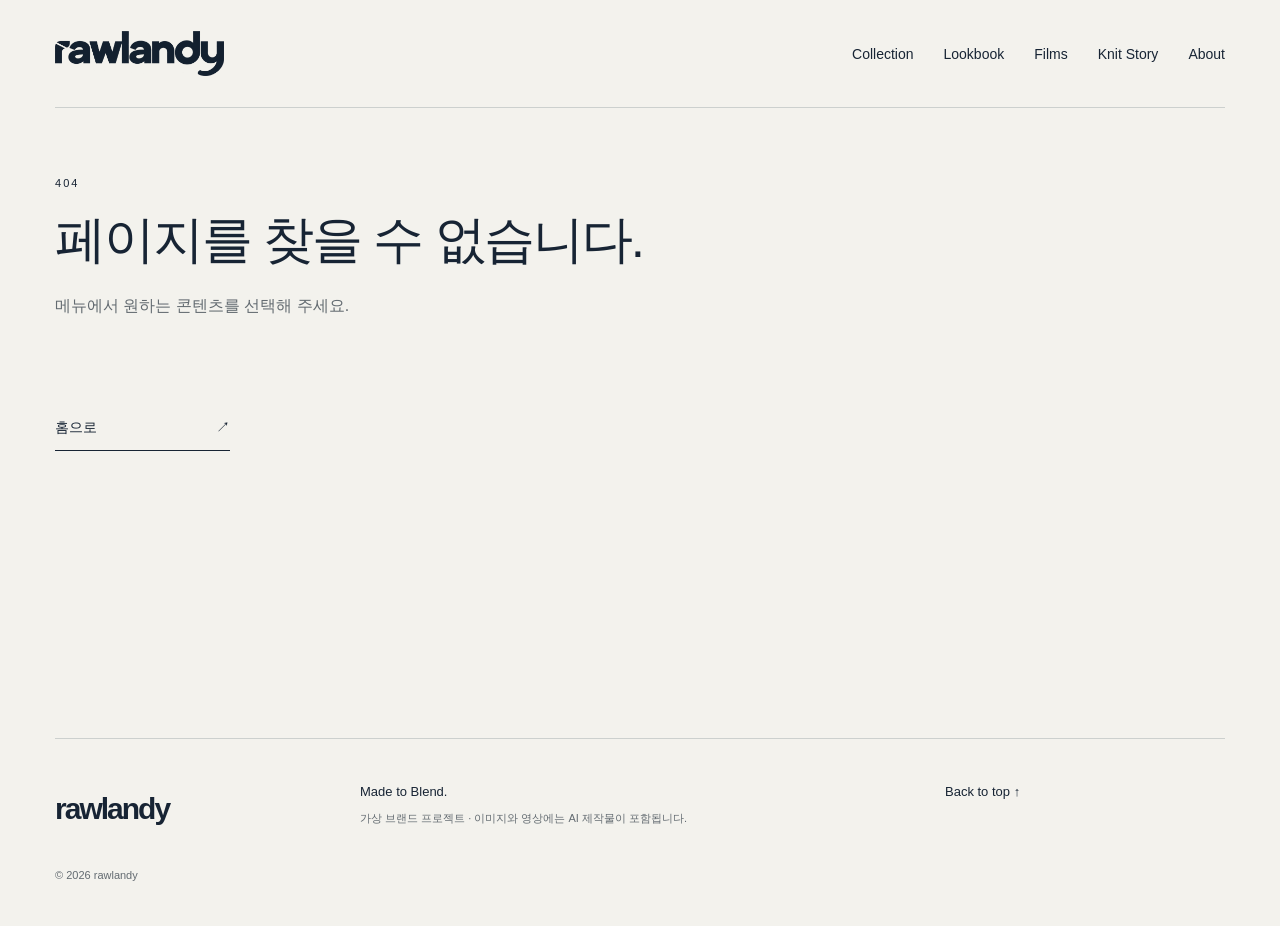
<file: index.html>
<!doctype html>
<html lang="ko"><head><meta charset="utf-8"><meta name="viewport" content="width=device-width,initial-scale=1"><meta name="theme-color" content="#f3f2ed"><meta name="description" content="rawlandy. 여유 있는 실루엣과 차분한 색, 일상에 자연스럽게 어우러지는 조합. Made to Blend."><title>rawlandy — Made to Blend.</title>
<!-- Google tag (gtag.js) -->
<script async src="https://www.googletagmanager.com/gtag/js?id=G-XVE6FSZRBR"></script>
<script>
  window.dataLayer = window.dataLayer || [];
  function gtag(){dataLayer.push(arguments);}
  gtag('js', new Date());
  gtag('config', 'G-XVE6FSZRBR');
</script>
<link rel="stylesheet" href="/style.css"></head><body>
<a class="skip" href="#main">본문으로</a><header><a class="brand" href="/" aria-label="rawlandy 홈"><img src="/assets/logo.png" alt="rawlandy"></a><button class="menu" aria-expanded="false" aria-controls="nav">Menu <span>＋</span></button><nav id="nav" aria-label="주요 메뉴"><a href="/collection">Collection</a><a href="/lookbook">Lookbook</a><a href="/films">Films</a><a href="/stories/washable-knit">Knit Story</a><a href="/about">About</a></nav></header>
<main id="main"></main><footer><a class="footer-logo" href="/">rawlandy</a><div>Made to Blend.<br><small>가상 브랜드 프로젝트 · 이미지와 영상에는 AI 제작물이 포함됩니다.</small></div><a href="#top" onclick="window.scrollTo({top:0,behavior:'smooth'});return false">Back to top ↑</a><small>© 2026 rawlandy</small></footer>
<dialog id="viewer"><button class="close" aria-label="닫기">Close ×</button><button class="prev" aria-label="이전 이미지">←</button><img alt=""><button class="next" aria-label="다음 이미지">→</button><span class="count"></span></dialog><script src="/app.js"></script></body></html>
</file>
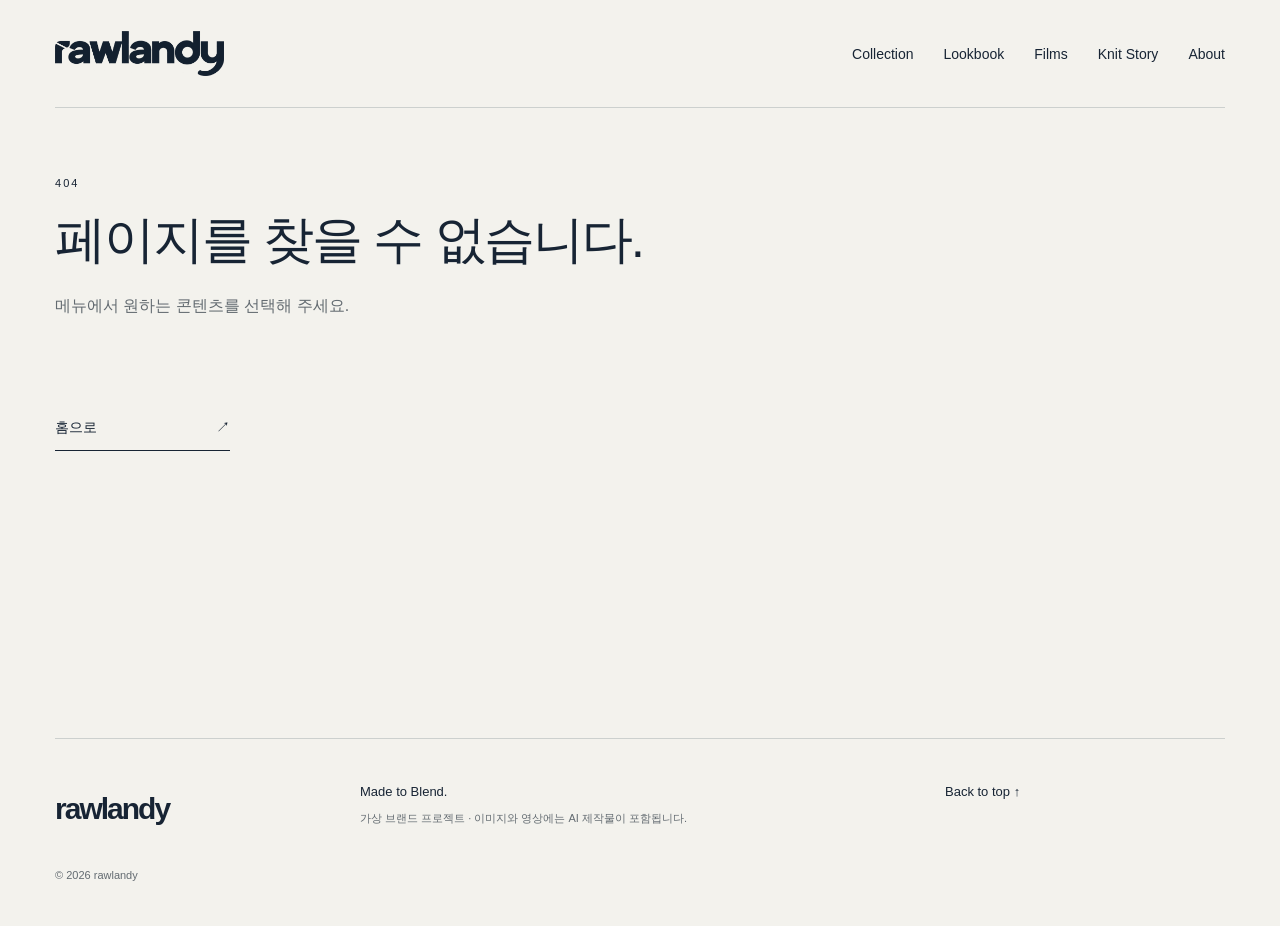
<file: about/index.html>
<!doctype html>
<html lang="ko"><head><meta charset="utf-8"><meta name="viewport" content="width=device-width,initial-scale=1"><meta name="theme-color" content="#f3f2ed"><meta name="description" content="rawlandy. 여유 있는 실루엣과 차분한 색, 일상에 자연스럽게 어우러지는 조합. Made to Blend."><title>rawlandy — Made to Blend.</title><link rel="stylesheet" href="/style.css"></head><body>
<a class="skip" href="#main">본문으로</a><header><a class="brand" href="/" aria-label="rawlandy 홈"><img src="/assets/logo.png" alt="rawlandy"></a><button class="menu" aria-expanded="false" aria-controls="nav">Menu <span>＋</span></button><nav id="nav" aria-label="주요 메뉴"><a href="/collection">Collection</a><a href="/lookbook">Lookbook</a><a href="/films">Films</a><a href="/stories/washable-knit">Knit Story</a><a href="/about">About</a></nav></header>
<main id="main"></main><footer><a class="footer-logo" href="/">rawlandy</a><div>Made to Blend.<br><small>가상 브랜드 프로젝트 · 이미지와 영상에는 AI 제작물이 포함됩니다.</small></div><a href="#top" onclick="window.scrollTo({top:0,behavior:'smooth'});return false">Back to top ↑</a><small>© 2026 rawlandy</small></footer>
<dialog id="viewer"><button class="close" aria-label="닫기">Close ×</button><button class="prev" aria-label="이전 이미지">←</button><img alt=""><button class="next" aria-label="다음 이미지">→</button><span class="count"></span></dialog><script src="/app.js"></script></body></html>
</file>
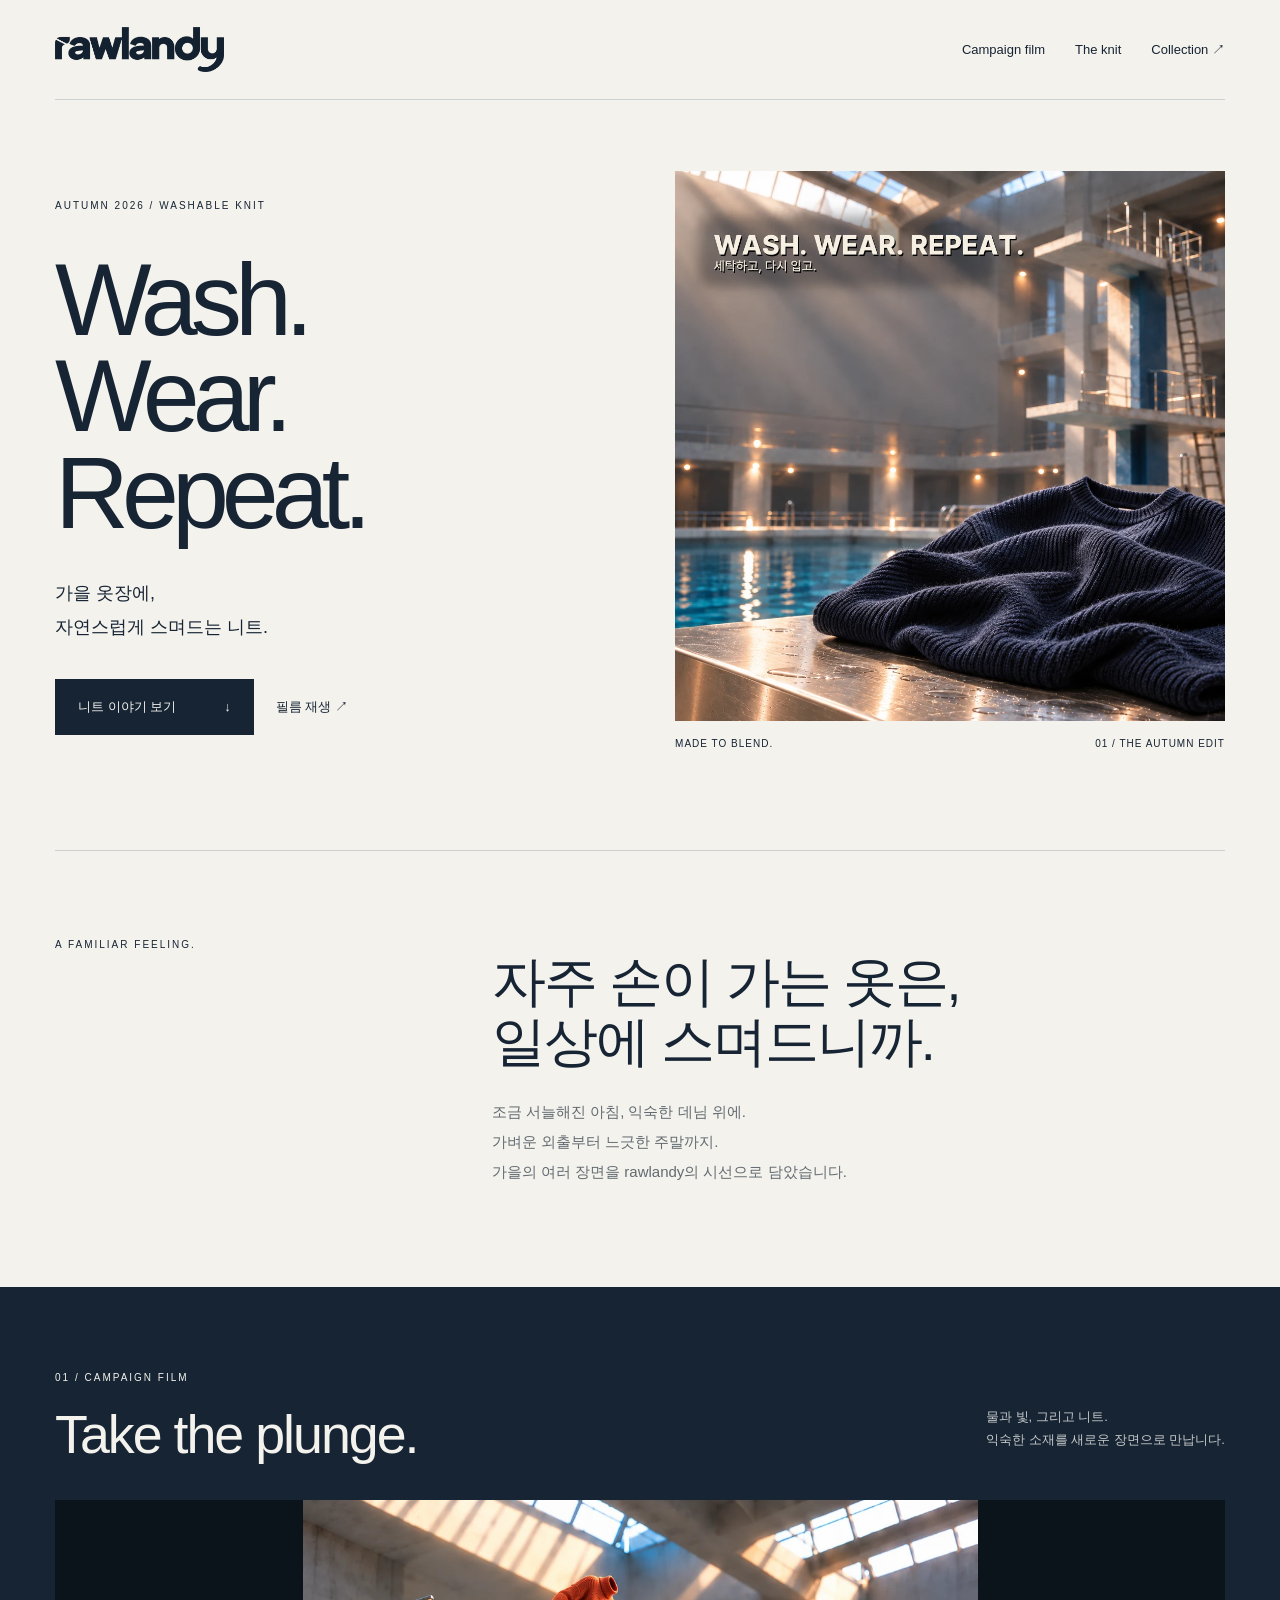
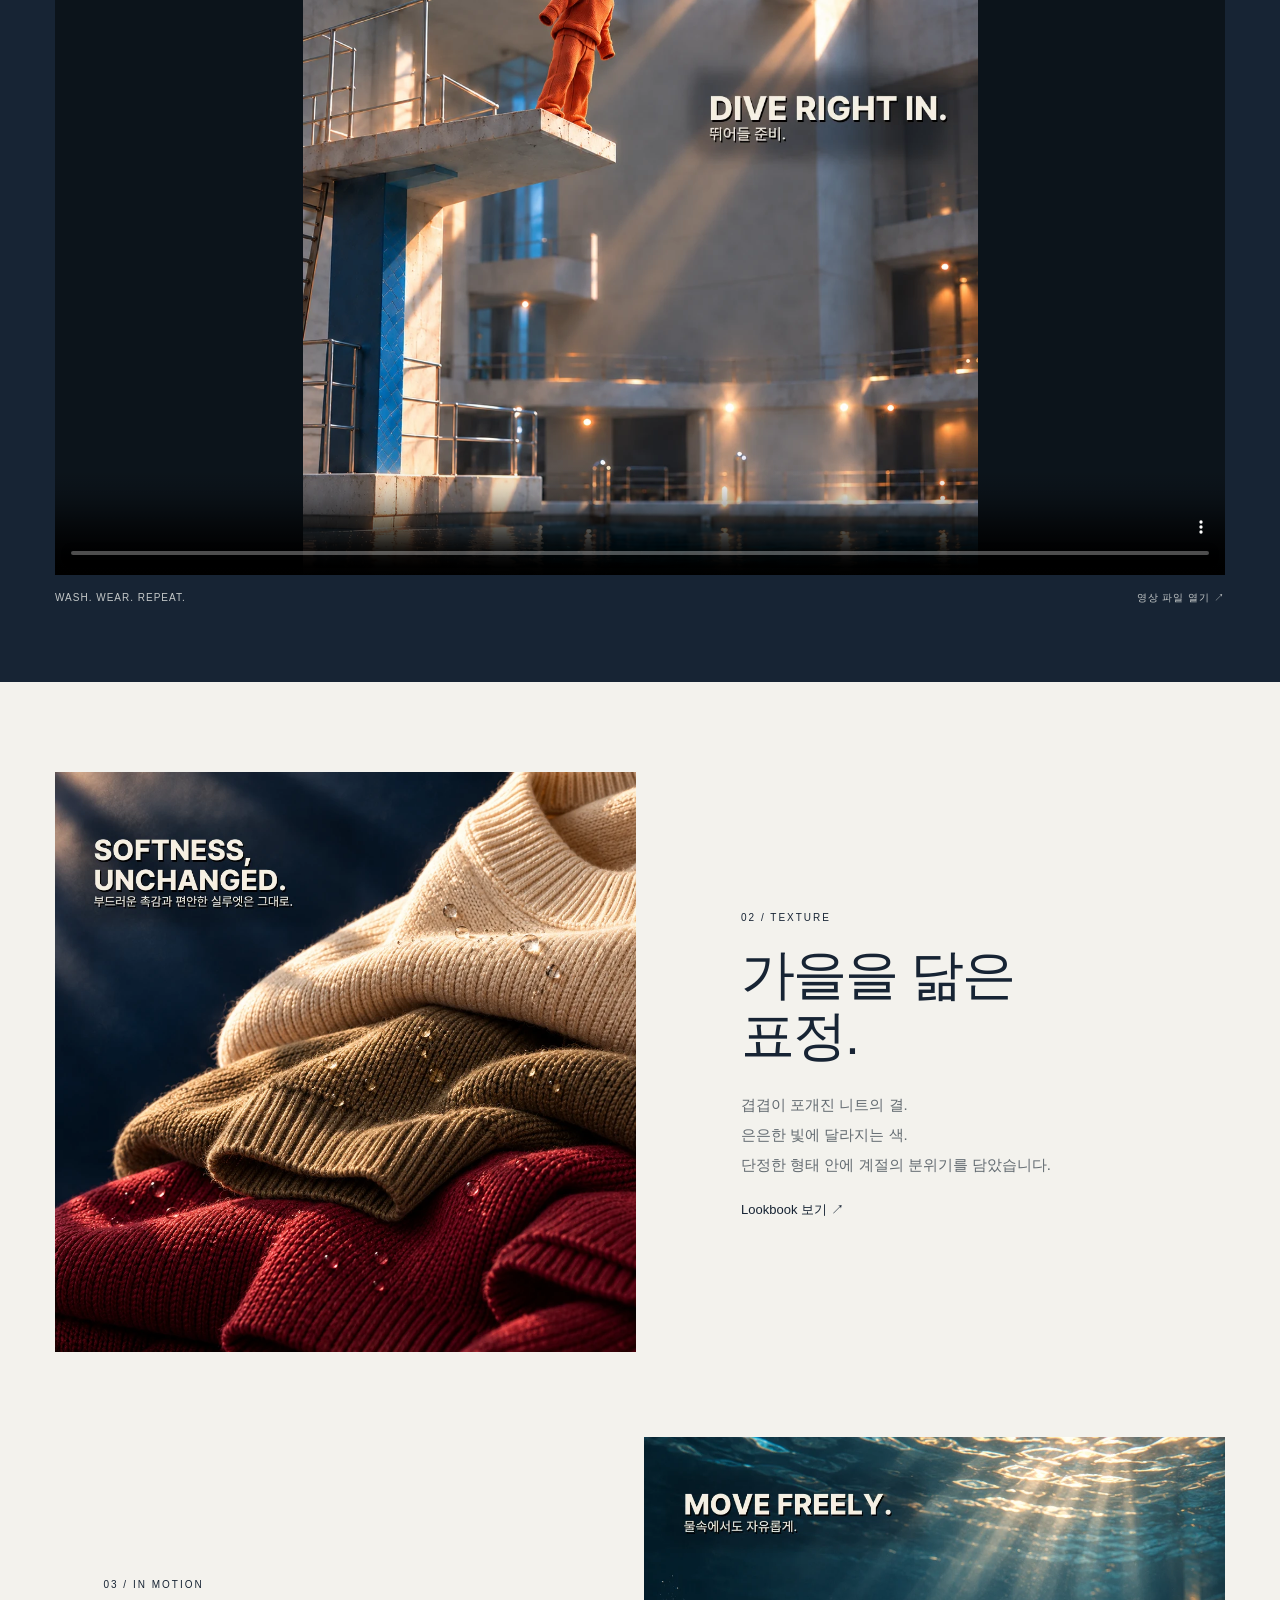
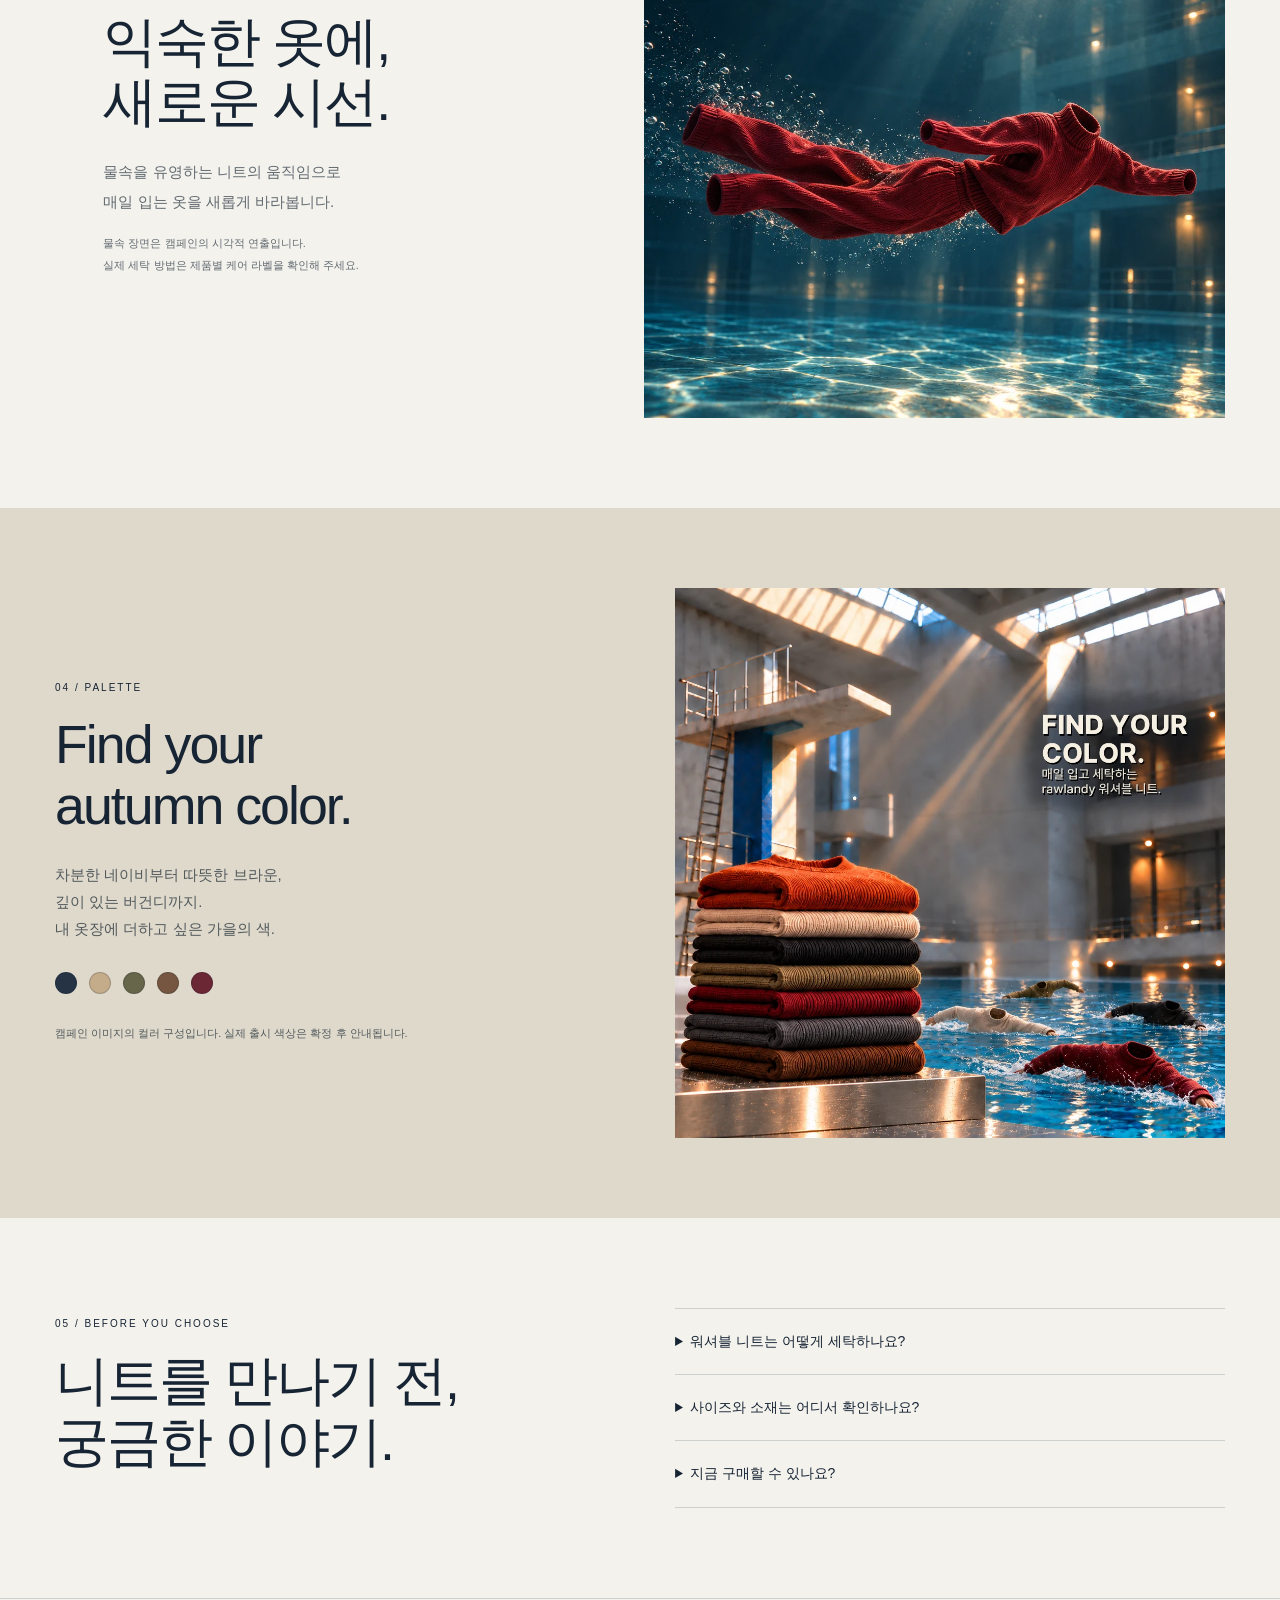
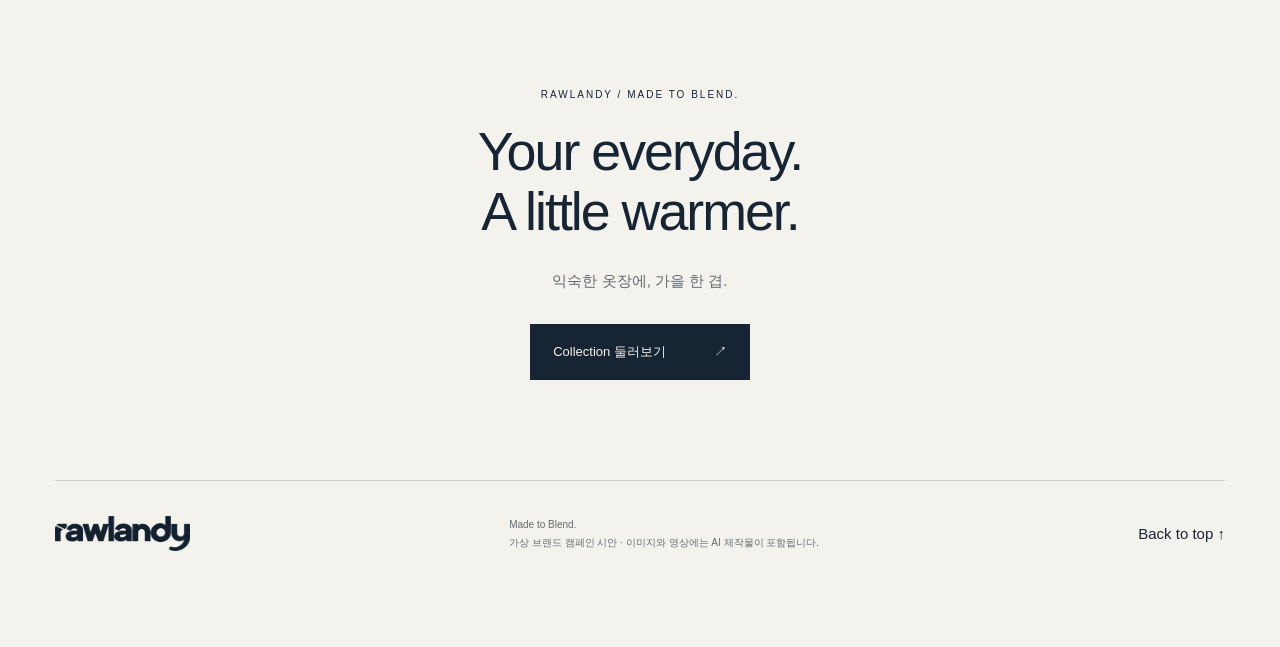
<file: campaigns/washable-knit/index.html>
<!doctype html>
<html lang="ko"><head><meta charset="utf-8"><meta name="viewport" content="width=device-width,initial-scale=1"><meta name="theme-color" content="#f3f2ed"><meta name="description" content="rawlandy 가을 워셔블 니트 캠페인. Wash. Wear. Repeat. 익숙한 옷장에 스며드는 가을의 니트."><title>Wash. Wear. Repeat. — rawlandy</title><style>
:root{--paper:#f3f2ed;--ink:#172434;--muted:#636b71;--line:#ccd0ce;--warm:#dfd9cc}*{box-sizing:border-box}html{scroll-behavior:smooth;scroll-padding-top:100px}body{margin:0;color:var(--ink);background:var(--paper);font:15px/1.8 Arial,'Malgun Gothic',sans-serif}a{color:inherit;text-decoration:none}img{display:block;width:100%;height:auto}button{font:inherit}a:focus-visible,button:focus-visible,summary:focus-visible{outline:2px solid #79383e;outline-offset:6px}.skip{position:absolute;top:-100px}.skip:focus{top:0;background:white;z-index:9}header{height:100px;margin:0 4.3%;border-bottom:1px solid var(--line);display:flex;justify-content:space-between;align-items:center;gap:20px}.logo{width:169px;flex-shrink:0}.logo img{mix-blend-mode:multiply}nav{display:flex;gap:30px;font-size:13px}nav a:hover,.text-link:hover{text-decoration:underline;text-underline-offset:7px}.eyebrow{font-size:10px;letter-spacing:2px;text-transform:uppercase}.hero{padding:45px 4.3% 70px;display:grid;grid-template-columns:1fr 1fr;gap:6%;align-items:center}.hero-copy{padding:45px 0}.hero h1{font-size:clamp(72px,8vw,128px);line-height:.94;letter-spacing:-7px;font-weight:400;margin:35px 0}.hero p{font-size:18px;line-height:1.9;margin:28px 0 35px}.hero-image{position:relative}.hero-image img{aspect-ratio:1;object-fit:contain}.caption{font-size:10px;letter-spacing:1px;display:flex;justify-content:space-between;margin-top:14px;gap:12px}.button{display:inline-flex;justify-content:space-between;align-items:center;gap:48px;padding:15px 22px;background:var(--ink);color:var(--paper);font-size:13px;border:1px solid var(--ink)}.button:hover{background:#314052}.text-link{font-size:13px;display:inline-block;margin-left:22px}.intro{border-top:1px solid var(--line);margin:0 4.3%;padding:85px 0;display:grid;grid-template-columns:1fr 2fr;gap:6%}h2{font-size:clamp(36px,4.2vw,62px);line-height:1.13;letter-spacing:-2px;font-weight:400;margin:15px 0 25px}.intro p{color:var(--muted);max-width:540px;line-height:2}.film{background:var(--ink);color:var(--paper);padding:75px 4.3%}.section-head{display:flex;align-items:end;justify-content:space-between;gap:30px;margin-bottom:35px}.section-head p{font-size:13px;max-width:300px;color:var(--muted)}.film .section-head p{color:#c5c9c9}.film video{display:block;width:100%;max-height:75vh;min-height:220px;background:#0c141b;object-fit:contain}.film h2{margin-bottom:0}.film .caption{color:#c5c9c9}.edit{padding:90px 4.3%}.editorial{display:grid;grid-template-columns:1.2fr 1fr;gap:9%;align-items:center}.editorial .copy{max-width:390px}.editorial p{color:var(--muted);line-height:2}.editorial+.editorial{margin-top:85px;grid-template-columns:1fr 1.2fr}.editorial+.editorial .copy{padding-left:10%}.color-section{background:var(--warm);padding:80px 4.3%;display:grid;grid-template-columns:1fr 1fr;gap:6%;align-items:center}.color-section p{color:#525a5c;max-width:400px}.swatches{display:flex;gap:12px;margin:30px 0}.swatches span{width:22px;height:22px;border-radius:50%;border:1px solid #17243433}.small{font-size:11px;color:var(--muted)}.care{padding:90px 4.3%;display:grid;grid-template-columns:1fr 1fr;gap:6%}.care details{border-top:1px solid var(--line);padding:20px 0}.care details:last-child{border-bottom:1px solid var(--line)}summary{cursor:pointer;font-size:14px}.care details p{font-size:13px;color:var(--muted);padding-right:30px}.closing{text-align:center;border-top:1px solid var(--line);padding:80px 20px 100px}.closing p{margin:25px 0 30px;color:var(--muted)}footer{margin:0 4.3%;padding:35px 0 95px;border-top:1px solid var(--line);display:flex;justify-content:space-between;align-items:center;gap:30px}footer .logo{width:135px}footer small{font-size:10px;color:var(--muted);max-width:440px}.mobile-bar{display:none}@media(max-width:700px){header{height:80px;margin:0 20px}.logo{width:135px}nav{gap:18px;font-size:11px}nav a:first-child{display:none}.hero{grid-template-columns:1fr;padding:32px 20px 45px;gap:30px}.hero-copy{padding:15px 0 0}.hero h1{font-size:82px;letter-spacing:-5px;margin:25px 0}.hero p{font-size:16px;margin:25px 0}.text-link{margin-left:15px}.intro{grid-template-columns:1fr;margin:0 20px;padding:50px 0;gap:12px}.film,.edit,.color-section,.care{padding:55px 20px}.section-head{display:block}.section-head p{margin-top:20px}.editorial,.editorial+.editorial,.color-section,.care{grid-template-columns:1fr;gap:30px}.editorial+.editorial{margin-top:55px}.editorial+.editorial .copy{padding-left:0;order:2}.editorial+.editorial img{order:1}.editorial .copy{max-width:none}.care{gap:20px}h2{font-size:40px}.closing{padding:55px 20px 65px}.closing h2{font-size:46px}footer{margin:0 20px;padding-bottom:115px;align-items:start;flex-direction:column;gap:20px}.mobile-bar{position:fixed;z-index:5;bottom:0;left:0;right:0;display:flex;justify-content:space-between;align-items:center;padding:12px 20px calc(12px + env(safe-area-inset-bottom));background:var(--paper);border-top:1px solid var(--line);font-size:11px}.mobile-bar a{background:var(--ink);color:var(--paper);padding:10px 20px}.film video{max-height:72vh}}@media(prefers-reduced-motion:reduce){html{scroll-behavior:auto}}
</style></head><body><a class="skip" href="#main">본문 바로가기</a>
<header><a class="logo" href="../../" aria-label="rawlandy 홈"><img src="../../assets/logo.png" alt="rawlandy"></a><nav aria-label="캠페인 메뉴"><a href="#film">Campaign film</a><a href="#details">The knit</a><a href="../../collection/">Collection ↗</a></nav></header>
<main id="main"><section class="hero"><div class="hero-copy"><span class="eyebrow">Autumn 2026 / Washable knit</span><h1>Wash.<br>Wear.<br>Repeat.</h1><p>가을 옷장에,<br>자연스럽게 스며드는 니트.</p><a class="button" href="#details">니트 이야기 보기 <span aria-hidden="true">↓</span></a><a class="text-link" href="#film">필름 재생 ↗</a></div><div class="hero-image"><img src="../../assets/knit-4.webp" alt="실내 수영장 빛 아래 놓인 네이비 니트 캠페인 이미지" fetchpriority="high"><div class="caption"><span>MADE TO BLEND.</span><span>01 / THE AUTUMN EDIT</span></div></div></section>
<section class="intro"><span class="eyebrow">A familiar feeling.</span><div><h2>자주 손이 가는 옷은,<br>일상에 스며드니까.</h2><p>조금 서늘해진 아침, 익숙한 데님 위에.<br>가벼운 외출부터 느긋한 주말까지.<br>가을의 여러 장면을 rawlandy의 시선으로 담았습니다.</p></div></section>
<section class="film" id="film"><div class="section-head"><div><span class="eyebrow">01 / Campaign film</span><h2>Take the plunge.</h2></div><p>물과 빛, 그리고 니트.<br>익숙한 소재를 새로운 장면으로 만납니다.</p></div><video controls playsinline preload="none" poster="../../assets/knit-1.webp" aria-label="rawlandy 워셔블 니트 캠페인 필름"><source src="../../assets/knit.mp4" type="video/mp4">이 브라우저에서는 영상을 지원하지 않습니다.</video><div class="caption"><span>WASH. WEAR. REPEAT.</span><a href="../../assets/knit.mp4">영상 파일 열기 ↗</a></div></section>
<section class="edit" id="details"><div class="editorial"><img src="../../assets/knit-5.webp" alt="베이지, 올리브, 버건디 니트의 조직감과 컬러를 보여주는 캠페인 이미지" loading="lazy"><div class="copy"><span class="eyebrow">02 / Texture</span><h2>가을을 닮은<br>표정.</h2><p>겹겹이 포개진 니트의 결.<br>은은한 빛에 달라지는 색.<br>단정한 형태 안에 계절의 분위기를 담았습니다.</p><a class="text-link" style="margin-left:0" href="../../lookbook/">Lookbook 보기 ↗</a></div></div><div class="editorial"><div class="copy"><span class="eyebrow">03 / In motion</span><h2>익숙한 옷에,<br>새로운 시선.</h2><p>물속을 유영하는 니트의 움직임으로<br>매일 입는 옷을 새롭게 바라봅니다.</p><p class="small">물속 장면은 캠페인의 시각적 연출입니다.<br>실제 세탁 방법은 제품별 케어 라벨을 확인해 주세요.</p></div><img src="../../assets/knit-3.webp" alt="수영장 물속에서 유영하는 버건디 니트의 캠페인 연출" loading="lazy"></div></section>
<section class="color-section"><div><span class="eyebrow">04 / Palette</span><h2>Find your<br>autumn color.</h2><p>차분한 네이비부터 따뜻한 브라운,<br>깊이 있는 버건디까지.<br>내 옷장에 더하고 싶은 가을의 색.</p><div class="swatches" aria-label="캠페인 컬러 무드: 네이비, 베이지, 올리브, 브라운, 버건디"><span style="background:#253344"></span><span style="background:#c4ac8b"></span><span style="background:#68664a"></span><span style="background:#765640"></span><span style="background:#6b2734"></span></div><p class="small">캠페인 이미지의 컬러 구성입니다. 실제 출시 색상은 확정 후 안내됩니다.</p></div><img src="../../assets/knit-6.webp" alt="여러 가을 색상의 니트가 포개진 Find Your Color 캠페인 이미지" loading="lazy"></section>
<section class="care"><div><span class="eyebrow">05 / Before you choose</span><h2>니트를 만나기 전,<br>궁금한 이야기.</h2></div><div><details><summary>워셔블 니트는 어떻게 세탁하나요?</summary><p>제품별 소재와 가공 방식에 따라 세탁 방법이 달라집니다. 이 캠페인은 기획 시안이며, 세탁기 사용 가능 여부·수온·건조 방법은 제품 사양과 케어 라벨 확인 후 안내할 예정입니다.</p></details><details><summary>사이즈와 소재는 어디서 확인하나요?</summary><p>실제 제품의 소재 혼용률과 실측 사이즈는 확정 후 제품 안내에 추가할 예정입니다. 현재 이미지와 영상은 브랜드 캠페인 콘셉트입니다.</p></details><details><summary>지금 구매할 수 있나요?</summary><p>현재는 가상 브랜드 프로젝트로 결제 기능을 제공하지 않습니다. Collection에서 rawlandy가 제안하는 스타일과 제품 구성을 둘러볼 수 있습니다.</p></details></div></section>
<section class="closing"><span class="eyebrow">rawlandy / Made to Blend.</span><h2>Your everyday.<br>A little warmer.</h2><p>익숙한 옷장에, 가을 한 겹.</p><a class="button" href="../../collection/">Collection 둘러보기 <span aria-hidden="true">↗</span></a></section></main>
<footer><a class="logo" href="../../"><img src="../../assets/logo.png" alt="rawlandy"></a><small>Made to Blend.<br>가상 브랜드 캠페인 시안 · 이미지와 영상에는 AI 제작물이 포함됩니다.</small><a href="#main">Back to top ↑</a></footer><div class="mobile-bar"><span>rawlandy / autumn knit</span><a href="../../collection/">Collection 보기 ↗</a></div></body></html>
</file>
<file: style.css>
:root{--paper:#f3f2ed;--ink:#172434;--muted:#636b71;--line:#ccd0ce}*{box-sizing:border-box}html{scroll-behavior:smooth}body{margin:0;background:var(--paper);color:var(--ink);font-family:Arial,'Malgun Gothic',sans-serif;-webkit-font-smoothing:antialiased}a{color:inherit;text-decoration:none}button{font:inherit;color:inherit;cursor:pointer}img{display:block;width:100%}header{height:108px;margin:0 4.3%;display:flex;align-items:center;justify-content:space-between;border-bottom:1px solid var(--line)}.brand{width:169px}.brand img{mix-blend-mode:multiply}nav{display:flex;gap:30px;font-size:14px}nav a:hover,nav a[aria-current]{text-decoration:underline;text-underline-offset:7px}.menu{display:none}.hero{display:grid;grid-template-columns:1fr 1fr;min-height:710px;padding:42px 4.3% 66px;gap:6%}.hero-copy{display:flex;flex-direction:column;align-items:flex-start;justify-content:center}.eyebrow{font-size:11px;letter-spacing:2px;text-transform:uppercase}.hero h1{font-size:clamp(62px,6.8vw,108px);font-weight:400;letter-spacing:-6px;line-height:.98;margin:53px 0 30px}.hero p{font-size:17px;line-height:1.9}.link{display:inline-flex;justify-content:space-between;gap:55px;border-bottom:1px solid var(--ink);padding:13px 0;font-size:14px;margin-top:30px;min-width:175px}.hero-image{position:relative;max-width:590px}.hero-image img{height:640px;object-fit:cover;object-position:center 35%}.caption{display:flex;justify-content:space-between;font-size:10px;letter-spacing:1px;margin-top:13px;color:var(--muted)}.section{padding:80px 4.3%}.section-top{display:flex;justify-content:space-between;align-items:flex-start;margin-bottom:35px}.section h2,.page h1{font-size:clamp(36px,4vw,64px);font-weight:400;letter-spacing:-2px;margin:15px 0}.section-top p,.body-copy{font-size:15px;line-height:1.9;color:var(--muted)}.wide{width:100%;border:0;padding:0;background:none}.wide img{aspect-ratio:16/9;object-fit:contain}.look-section{background:#e8eceb}.look-grid{display:grid;grid-template-columns:1.12fr .88fr;gap:8%;align-items:center}.look-grid img{max-height:760px;object-fit:contain}.look-grid .second{margin-top:125px}.look-grid h2{font-size:clamp(38px,4.5vw,70px);line-height:1.07;margin:35px 0}.look-grid .second img{max-height:470px}.feature-grid{display:grid;grid-template-columns:1fr 1fr;gap:5%}.feature-grid img{aspect-ratio:1/1;object-fit:contain}.feature-grid h2{font-size:40px}.feature-grid p{font-size:15px;line-height:1.8}.about-strip{padding:100px 4.3%;border-top:1px solid var(--line);display:grid;grid-template-columns:1fr 2fr}.about-strip h2{font-size:clamp(30px,3.5vw,52px);font-weight:400;line-height:1.5;margin:0}.page{padding:65px 4.3% 100px;min-height:70vh}.page-head{margin-bottom:55px}.page-head p{max-width:650px;line-height:1.9;color:var(--muted)}.gallery{display:grid;grid-template-columns:1fr 1fr;gap:60px 5%;align-items:start}.gallery button{border:0;background:none;padding:0}.gallery img{max-height:850px;object-fit:contain}.gallery figure{margin:0}.gallery figcaption{font-size:12px;margin-top:14px}.gallery figure:nth-child(even){margin-top:100px}.film-grid{display:grid;grid-template-columns:repeat(3,1fr);gap:30px}video{width:100%;aspect-ratio:9/16;background:#172434;object-fit:contain}.film-grid h2{font-size:24px;font-weight:400}.film-grid p{font-size:14px;line-height:1.8;color:var(--muted)}.knit-slider{max-width:1000px;margin:auto}.slides{display:grid;grid-template-columns:1fr 1fr;gap:25px}.slider-controls{display:flex;justify-content:space-between;align-items:center;margin:22px 0}.slider-controls button{background:none;border:1px solid var(--line);padding:12px 25px}.knit-video{max-width:450px;display:block;margin:70px auto}.about-hero{display:grid;grid-template-columns:1fr 1fr;gap:8%;align-items:center}.about-hero p{font-size:18px;line-height:2}.about-hero img{max-height:700px;object-fit:contain}footer{margin:0 4.3%;padding:40px 0;display:grid;grid-template-columns:1fr 2fr 1fr;gap:25px;border-top:1px solid var(--line);font-size:13px;line-height:2}.footer-logo{font-size:30px;font-weight:bold;letter-spacing:-2px}footer small{font-size:11px;color:var(--muted)}dialog{border:0;padding:50px;background:var(--paper);max-width:95vw;max-height:95vh}dialog::backdrop{background:#172434e8}dialog img{height:78vh;width:auto;max-width:80vw;object-fit:contain}dialog button{position:absolute;border:0;background:var(--paper);padding:12px}.close{right:10px;top:5px}.prev{left:0;top:50%}.next{right:0;top:50%}.count{display:block;text-align:center;margin-top:10px;font-size:12px}.skip{position:absolute;top:-100px}.skip:focus{top:10px;background:white;padding:12px;z-index:10}a:focus-visible,button:focus-visible{outline:2px solid #79383e;outline-offset:5px}
@media(min-width:1600px){main,header,footer{max-width:1500px;margin-left:auto;margin-right:auto}}
@media(max-width:700px){header{height:80px;margin:0 20px}.brand{width:135px}.menu{display:flex;gap:20px;border:0;background:none;padding:12px 0}nav{display:none;position:absolute;top:80px;left:0;right:0;background:var(--paper);z-index:5;padding:25px;flex-direction:column;border-bottom:1px solid var(--line)}nav.open{display:flex}.hero{grid-template-columns:1fr;padding:40px 20px 50px;gap:38px}.hero h1{font-size:72px;letter-spacing:-4px;margin:38px 0 20px}.hero p{font-size:16px}.hero-image{max-width:none}.hero-image img{height:auto;aspect-ratio:4/5;object-fit:cover}.section{padding:55px 20px}.section-top{display:block}.section-top .link{margin-top:5px}.section h2{font-size:38px}.look-grid,.feature-grid,.about-strip,.about-hero{grid-template-columns:1fr;gap:40px}.look-grid .second{margin-top:0}.look-grid .second img{max-height:none}.look-grid h2{font-size:44px}.feature-grid{gap:60px}.about-strip{padding:65px 20px}.page{padding:45px 20px 70px}.gallery{grid-template-columns:1fr;gap:35px}.gallery figure:nth-child(even){margin-top:0}.film-grid{grid-template-columns:1fr;gap:45px}.film-grid video{max-height:75vh}.slides{grid-template-columns:1fr}.slides img:nth-child(2){display:none}.about-hero p{font-size:16px}footer{margin:0 20px;grid-template-columns:1fr;gap:20px}dialog{padding:45px 25px}dialog img{max-width:80vw;height:75vh}.caption{font-size:9px}}
@media(prefers-reduced-motion:reduce){html{scroll-behavior:auto}*{animation:none!important;transition:none!important}}

.hero-image .hero-reel{display:block;width:100%;height:640px;aspect-ratio:9/16;object-fit:contain;background:#172434}@media(max-width:700px){.hero-image .hero-reel{height:auto;aspect-ratio:9/16;max-height:80vh}}

.category-tabs{display:flex;flex-wrap:wrap;gap:22px;margin:40px 0 20px}.category-tabs button{background:none;border:0;border-bottom:1px solid transparent;padding:12px 0}.category-tabs button[aria-pressed=true]{border-bottom-color:var(--ink)}.product-grid{display:grid;grid-template-columns:repeat(3,minmax(0,1fr));gap:35px}.product-grid h2{font-size:17px;letter-spacing:0}.product-frame{--ph:370px;height:var(--ph);display:flex;justify-content:center;align-items:center;background:#e7e4dc}@media(max-width:700px){.product-grid{grid-template-columns:repeat(2,minmax(0,1fr));gap:20px 15px}.product-frame{--ph:220px}.product-grid h2{font-size:14px}.category-tabs{gap:15px}}

.feature-grid .film-feature{display:block;width:100%;height:auto;aspect-ratio:9/16;max-height:680px;object-fit:contain;margin-top:18px}@media(max-width:700px){.feature-grid .film-feature{max-height:75vh}}

.editorial-gallery{grid-template-columns:1fr 1fr;gap:75px 5%}.editorial-gallery figure:nth-child(even){margin-top:0}.editorial-gallery .look-1{grid-column:1/-1;max-width:760px;width:100%;margin:0 auto 25px}.editorial-gallery img{height:auto;max-height:none;width:100%;object-fit:contain}.editorial-gallery button{display:block;width:100%}.editorial-gallery figcaption{line-height:1.8;color:var(--muted)}.editorial-gallery figcaption span{margin-right:15px;font-size:10px}.editorial-gallery .look-6,.editorial-gallery .look-7{padding-top:35px;border-top:1px solid var(--line)}@media(max-width:700px){.editorial-gallery{grid-template-columns:1fr;gap:40px}.editorial-gallery .look-1{margin-bottom:0}.editorial-gallery .look-6,.editorial-gallery .look-7{padding-top:20px}}

.hero-image>img{object-fit:contain;object-position:center;height:640px}@media(max-width:700px){.hero-image>img{height:auto;aspect-ratio:auto;object-fit:contain}}

.brand-world{display:grid;grid-template-columns:1fr 1fr;gap:6%;align-items:center;border-top:1px solid var(--line)}.brand-world video{display:block;width:100%;max-height:650px;background:#172434;object-fit:contain}.brand-film{grid-column:1/-1;max-width:900px;width:100%;margin:0 auto 30px}.brand-film .eyebrow{display:block;margin-bottom:18px}@media(max-width:700px){.brand-world{grid-template-columns:1fr;gap:24px}.brand-film{margin-bottom:0}}
</file>
